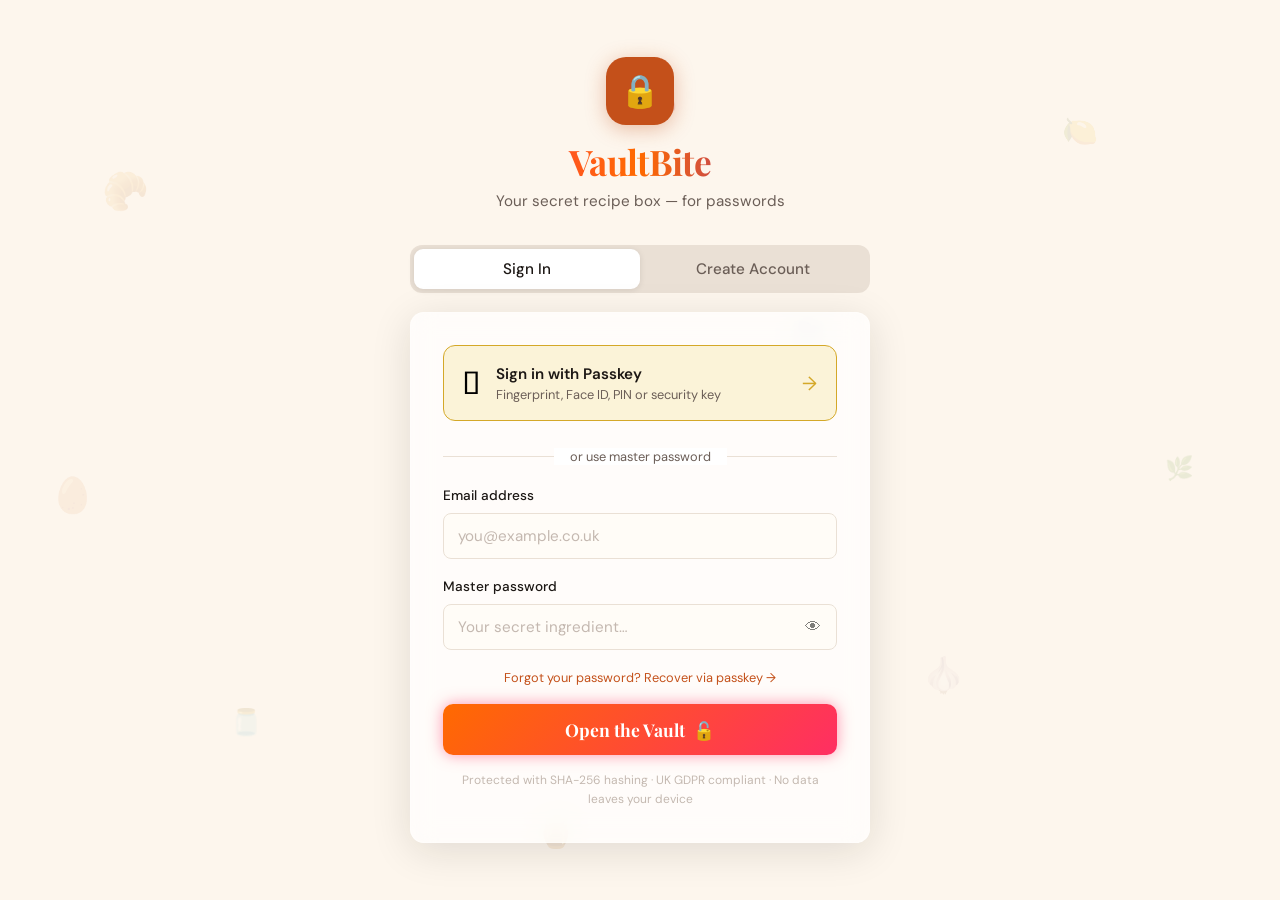
<file: index.html>
<!DOCTYPE html>
<html lang="en-GB">
<head>
  <meta charset="UTF-8">
  <meta name="viewport" content="width=device-width, initial-scale=1.0">
  <meta name="description" content="VaultBite is a local-first, highly secure client-side password manager and credential recipe box. Protect your accounts with master passwords and biometrics.">
  <title>VaultBite — Sign In</title>
  <link rel="preconnect" href="https://fonts.googleapis.com">
  <link href="https://fonts.googleapis.com/css2?family=Playfair+Display:wght@500;700&family=DM+Sans:wght@300;400;500;600&display=swap" rel="stylesheet">
  <link rel="stylesheet" href="main.css">
</head>
<body class="auth-page">

<div class="food-bg" aria-hidden="true">
  <span class="particle" style="--x:8%;--y:18%;--s:1.3;--d:7s">🥐</span>
  <span class="particle" style="--x:83%;--y:12%;--s:1;--d:9s">🍋</span>
  <span class="particle" style="--x:72%;--y:72%;--s:1.2;--d:6s">🧄</span>
  <span class="particle" style="--x:18%;--y:78%;--s:0.9;--d:11s">🫙</span>
  <span class="particle" style="--x:50%;--y:8%;--s:1.1;--d:8s">🍓</span>
  <span class="particle" style="--x:91%;--y:50%;--s:0.8;--d:10s">🌿</span>
  <span class="particle" style="--x:4%;--y:52%;--s:1.2;--d:7s">🥚</span>
  <span class="particle" style="--x:42%;--y:90%;--s:1;--d:9s">🍯</span>
  <span class="particle" style="--x:62%;--y:35%;--s:0.85;--d:12s">🫐</span>
</div>

<div class="auth-container">
  <div class="brand">
    <div class="brand-logo">🔒</div>
    <h1 class="brand-name">VaultBite</h1>
    <p class="brand-tagline">Your secret recipe box — for passwords</p>
  </div>

  <div class="tab-bar">
    <button class="tab active" onclick="switchTab('login')">Sign In</button>
    <button class="tab"        onclick="switchTab('register')">Create Account</button>
  </div>

  <!-- ── LOGIN ── -->
  <div class="auth-card" id="tab-login">
    <div class="passkey-section">
      <button class="passkey-btn" onclick="showPasskeyOptions()">
        <span class="passkey-icon">🫆</span>
        <div>
          <div class="passkey-title">Sign in with Passkey</div>
          <div class="passkey-sub">Fingerprint, Face ID, PIN or security key</div>
        </div>
        <span class="passkey-arrow">→</span>
      </button>
      <div class="or-divider"><span>or use master password</span></div>
    </div>

    <div class="form-group">
      <label class="field-label" for="login-email">Email address</label>
      <input type="email" id="login-email" class="field-input" placeholder="you@example.co.uk" autocomplete="email" />
    </div>
    <div class="form-group">
      <label class="field-label" for="login-pwd">Master password</label>
      <div class="pwd-wrap">
        <input type="password" id="login-pwd" class="field-input" placeholder="Your secret ingredient…" autocomplete="current-password" />
        <button class="eye-btn" onclick="togglePwd('login-pwd',this)" type="button" aria-label="Toggle visibility">👁</button>
      </div>
    </div>

    <a href="#" class="forgot-link" onclick="showPasskeyOptions(); return false;">
      Forgot your password? Recover via passkey →
    </a>

    <button class="submit-btn" onclick="handleLogin()">
      Open the Vault <span>🔓</span>
    </button>
    <p class="form-note">Protected with SHA-256 hashing · UK GDPR compliant · No data leaves your device</p>
  </div>

  <!-- ── REGISTER ── -->
  <div class="auth-card hidden" id="tab-register">
    <div class="form-group">
      <label class="field-label" for="reg-name">Full name</label>
      <input type="text" id="reg-name" class="field-input" placeholder="Your name" autocomplete="name" />
    </div>
    <div class="form-group">
      <label class="field-label" for="reg-email">Email address</label>
      <input type="email" id="reg-email" class="field-input" placeholder="you@example.co.uk" autocomplete="email" />
    </div>
    <div class="form-group">
      <label class="field-label" for="reg-pwd">Master password</label>
      <div class="pwd-wrap">
        <input type="password" id="reg-pwd" class="field-input" placeholder="Make it unguessable…"
               oninput="liveRegStrength(this.value)" autocomplete="new-password" />
        <button class="eye-btn" onclick="togglePwd('reg-pwd',this)" type="button" aria-label="Toggle visibility">👁</button>
      </div>
      <div class="strength-meter">
        <div class="strength-track"><div class="strength-bar" id="reg-bar"></div></div>
        <span class="strength-label" id="reg-label">Enter a password above</span>
      </div>
    </div>
    <div class="form-group">
      <label class="field-label" for="reg-confirm">Confirm master password</label>
      <input type="password" id="reg-confirm" class="field-input" placeholder="Repeat the secret…" autocomplete="new-password" />
    </div>

    <div class="rules-box">
      <div class="rules-title">🍳 Recipe for a strong master password</div>
      <div id="reg-rules">
        <!-- injected by JS -->
      </div>
    </div>

    <button class="submit-btn" onclick="handleRegister()">
      Create My Vault <span>🔐</span>
    </button>
    <p class="form-note">You can set up a passkey after registration for quick access</p>
  </div>
</div>

<!-- ── PASSKEY RECOVERY MODAL ── -->
<div class="modal-overlay hidden" id="passkey-modal">
  <div class="modal" style="max-width:400px">
    <div class="modal-header">
      <h3 class="modal-title">🫆 Recover with Passkey</h3>
      <button class="modal-close" onclick="closePasskeyModal()">✕</button>
    </div>
    <div class="modal-body">
      <p style="font-size:0.9rem;color:var(--ink-60);margin-bottom:1.2rem;line-height:1.7">
        Use a biometric or device passkey you registered to access your vault without your master password.
      </p>
      <div class="passkey-options">
        <div class="passkey-option" onclick="startFingerprintAuth()">
          <span class="passkey-opt-icon">🫆</span>
          <div>
            <div class="passkey-opt-title">Fingerprint / Face ID</div>
            <div class="passkey-opt-sub">Use your device biometrics</div>
          </div>
        </div>
        <div class="passkey-option" onclick="handlePinLogin()">
          <span class="passkey-opt-icon">🔑</span>
          <div>
            <div class="passkey-opt-title">Device PIN</div>
            <div class="passkey-opt-sub">Use your Windows Hello or device PIN</div>
          </div>
        </div>
        <div class="passkey-option" onclick="handleSecurityKeyLogin()">
          <span class="passkey-opt-icon">🔒</span>
          <div>
            <div class="passkey-opt-title">Security Key</div>
            <div class="passkey-opt-sub">USB or NFC hardware key</div>
          </div>
        </div>
      </div>
      <p style="font-size:0.75rem;color:var(--ink-30);margin-top:1rem;text-align:center">
        Passkeys must be set up during registration. Contact support if locked out.
      </p>
    </div>
  </div>
</div>

<div class="toast" id="vb-toast"></div>

<script src="./core.js"></script>
<script>
  const tabs = document.querySelectorAll('.tab');

  function switchTab(name) {
    tabs.forEach((t,i) => t.classList.toggle('active', (i===0 && name==='login') || (i===1 && name==='register')));
    document.getElementById('tab-login').classList.toggle('hidden', name !== 'login');
    document.getElementById('tab-register').classList.toggle('hidden', name !== 'register');
  }

  function togglePwd(id, btn) {
    const inp = document.getElementById(id);
    inp.type  = inp.type === 'password' ? 'text' : 'password';
    btn.style.opacity = inp.type === 'text' ? '1' : '0.5';
  }

  function renderRegRules(pwd) {
    const { rules } = scorePassword(pwd || '');
    document.getElementById('reg-rules').innerHTML = rules.map(r => `
      <div class="rule-item ${r.passed ? 'pass' : 'fail'}">
        <span class="rule-dot">${r.passed ? '✓' : '·'}</span>
        ${r.label}
      </div>`).join('');
  }

  function liveRegStrength(pwd) {
    const { score, label, color } = scorePassword(pwd);
    const bar = document.getElementById('reg-bar');
    const lbl = document.getElementById('reg-label');
    bar.style.width = score + '%';
    bar.style.background = color || '#ccc';
    lbl.textContent = pwd ? `${label} — ${score}/100` : 'Enter a password above';
    lbl.style.color = color || '';
    renderRegRules(pwd);
  }

  // Init rules on load
  window.vbInit = () => { renderRegRules(''); };

  async function handleLogin() {
    const email = document.getElementById('login-email').value.trim();
    const pwd   = document.getElementById('login-pwd').value;
    if (!email || !pwd) { showToast('Please fill in your email and password.'); return; }
    showToast('Checking credentials…');
    const result = await loginUser(email, pwd);
    if (result.ok) {
      showToast('Welcome back! Opening your vault… 🔓');
      setTimeout(() => location.href = 'vault.html', 900);
    } else { showToast('⚠ ' + result.msg); }
  }

 async function handleRegister() {
  const name  = document.getElementById('reg-name').value.trim();
  const email = document.getElementById('reg-email').value.trim();
  const pwd   = document.getElementById('reg-pwd').value;

  // ❌ FIXED: renamed from "confirm"
  const confirmPwd = document.getElementById('reg-confirm').value;

  if (!name || !email || !pwd) {
    showToast('Please fill in all fields.');
    return;
  }

  if (pwd !== confirmPwd) {
    showToast('Passwords do not match.');
    return;
  }

  const { score } = scorePassword(pwd);

  if (score < 35) {
    showToast('⚠ Weak password.');
    return;
  }

  if (pwd.length < 12) {
    showToast('⚠ Minimum 12 characters required.');
    return;
  }

  const result = await registerUser(name, email, pwd);

  console.log("RESULT:", result);

  if (result.ok) {
    showToast('Account created! Setting up your vault… 🎉');

    // 🔒 SECURITY KEY
    const wantKey = window.confirm("🔒 Set up security key?");
    if (wantKey) {
      const key = window.prompt("Create your security key:");

      if (key && key.trim() !== "") {
        localStorage.setItem("vb_security_key_" + email, key);
        showToast("Security key saved 🔐");
      } else {
        showToast("⚠ Security key not set");
      }
    }

    // 🔢 PIN
    const wantPin = window.confirm("🔢 Set a 4-digit PIN?");
    if (wantPin) {
      const pin = window.prompt("Enter a 4-digit PIN:");

      if (pin && /^\d{4}$/.test(pin)) {
        localStorage.setItem("vb_pin_" + email, pin);
        showToast("PIN saved 🔐");
      } else {
        showToast("⚠ Invalid PIN");
      }
    }

    // 🔑 PASSKEY
    const wantPasskey = window.confirm("🫆 Set up passkey?");
    if (wantPasskey) {
      await registerPasskey(email);
    }

    // 🚀 REDIRECT
    window.location.href = 'vault.html';

  } else {
    showToast('⚠ ' + result.msg);
  }
}
  async function handlePasskeyLogin() {
  showToast('Requesting passkey authentication…');

  const result = await authenticatePasskey();

  if (result.ok) {
    closePasskeyModal();

    // ✅ IMPORTANT: set fake session (very important)
    sessionStorage.setItem("vb_user", JSON.stringify({
      email: "demo@vault.com",
      name: "Demo User"
    }));

    showToast('Passkey verified! Opening your vault… 🔓');

    setTimeout(() => {
      window.location.href = "vault.html";
    }, 800);

  } else {
    showToast('⚠ Passkey authentication failed.');
  }
}
  function showPasskeyOptions() { document.getElementById('passkey-modal').classList.remove('hidden'); }
  function closePasskeyModal()  { document.getElementById('passkey-modal').classList.add('hidden'); }
</script>
</body>
</html>
</file>
<file: main.css>
@import url('https://fonts.googleapis.com/css2?family=Playfair+Display:wght@500;700&family=DM+Sans:wght@300;400;500;600&display=swap');

:root {
  --cream: #FDF6ED;
  --warm-white: #FFFCF7;
  --ink: #1C1714;
  --ink-60: #6B5E57;
  --ink-30: #C4B8B0;
  --rust: #C4501A;
  --rust-dark: #9B3D12;
  --rust-light: #F2E4DC;
  --gold: #D4A828;
  --gold-light: #FBF3D8;
  --green: #3A6B4A;
  --green-light: #E3EDE6;
  --amber: #E8860C;
  --card-bg: #FFFFFF;
  --border: #EAE0D5;
  --shadow: 0 2px 16px rgba(28,23,20,0.08);
  --shadow-lg: 0 8px 40px rgba(28,23,20,0.12);
  --radius: 14px;
  --radius-sm: 8px;
}

*, *::before, *::after { box-sizing: border-box; margin: 0; padding: 0; }

html { font-size: 16px; scroll-behavior: smooth; }

body {
  font-family: 'DM Sans', sans-serif;
  background: var(--cream);
  color: var(--ink);
  min-height: 100vh;
  line-height: 1.6;
}

/* ── TYPOGRAPHY ── */
h1, h2, h3 { font-family: 'Playfair Display', serif; line-height: 1.2; }
h1 { font-size: clamp(2rem, 5vw, 3.2rem); font-weight: 700; }
h2 { font-size: clamp(1.4rem, 3vw, 2rem); font-weight: 700; }
h3 { font-size: 1.2rem; font-weight: 500; }

/* ── AUTH PAGE ── */
.auth-page {
  background: var(--cream);
  display: flex;
  align-items: center;
  justify-content: center;
  min-height: 100vh;
  padding: 2rem 1rem;
  position: relative;
  overflow: hidden;
}

.food-bg {
  position: fixed; inset: 0; pointer-events: none; z-index: 0;
}
.particle {
  position: absolute;
  left: var(--x); top: var(--y);
  font-size: calc(1.8rem * var(--s));
  opacity: 0.12;
  animation: float var(--d) ease-in-out infinite alternate;
  filter: grayscale(20%);
}
@keyframes float {
  from { transform: translateY(0) rotate(-8deg); }
  to   { transform: translateY(-22px) rotate(8deg); }
}

.auth-container {
  position: relative; z-index: 1;
  width: 100%; max-width: 460px;
}

.brand { text-align: center; margin-bottom: 2rem; }
.brand-logo {
  width: 68px; height: 68px;
  background: var(--rust);
  border-radius: 20px;
  display: inline-flex; align-items: center; justify-content: center;
  font-size: 2rem;
  margin-bottom: 1rem;
  box-shadow: 0 4px 20px rgba(196,80,26,0.35);
}
.brand-name { font-size: 2.2rem; color: var(--ink); letter-spacing: -0.02em; }
.brand-tagline { color: var(--ink-60); font-size: 0.95rem; margin-top: 0.3rem; }

/* ── TABS ── */
.tab-bar {
  display: flex;
  background: var(--border);
  border-radius: 12px;
  padding: 4px;
  margin-bottom: 1.2rem;
}
.tab {
  flex: 1; padding: 10px;
  border: none; background: transparent; cursor: pointer;
  font-family: 'DM Sans', sans-serif; font-size: 0.95rem; font-weight: 500;
  color: var(--ink-60); border-radius: 9px;
  transition: all 0.2s;
}
.tab.active {
  background: var(--card-bg); color: var(--ink);
  box-shadow: 0 1px 6px rgba(28,23,20,0.1);
}

/* ── CARD ── */
.auth-card {
  background: var(--card-bg);
  border-radius: var(--radius);
  border: 1px solid var(--border);
  padding: 2rem;
  box-shadow: var(--shadow-lg);
}
.auth-card.hidden { display: none; }

/* ── PASSKEY ── */
.passkey-btn {
  width: 100%; display: flex; align-items: center; gap: 1rem;
  background: var(--gold-light); border: 1.5px solid var(--gold);
  border-radius: 12px; padding: 1rem 1.2rem; cursor: pointer;
  transition: all 0.2s; text-align: left; font-family: 'DM Sans', sans-serif;
}
.passkey-btn:hover { background: #F5E9B8; transform: translateY(-1px); box-shadow: 0 4px 16px rgba(212,168,40,0.2); }
.passkey-icon { font-size: 2rem; flex-shrink: 0; }
.passkey-title { font-size: 0.95rem; font-weight: 600; color: var(--ink); }
.passkey-sub { font-size: 0.8rem; color: var(--ink-60); margin-top: 2px; }
.passkey-arrow { margin-left: auto; font-size: 1.2rem; color: var(--gold); }

.or-divider {
  text-align: center; position: relative; margin: 1.4rem 0 1rem;
}
.or-divider::before {
  content: ''; position: absolute; top: 50%; left: 0; right: 0;
  height: 1px; background: var(--border);
}
.or-divider span {
  position: relative; background: var(--card-bg);
  padding: 0 1rem; font-size: 0.8rem; color: var(--ink-60);
}

/* ── FORM FIELDS ── */
.form-group { margin-bottom: 1.1rem; }
.field-label {
  display: block; font-size: 0.85rem; font-weight: 500;
  color: var(--ink); margin-bottom: 6px;
}
.field-input {
  width: 100%; padding: 12px 14px;
  border: 1.5px solid var(--border); border-radius: var(--radius-sm);
  font-family: 'DM Sans', sans-serif; font-size: 0.95rem;
  background: var(--warm-white); color: var(--ink);
  transition: border-color 0.2s, box-shadow 0.2s; outline: none;
}
.field-input:focus {
  border-color: var(--rust); box-shadow: 0 0 0 3px rgba(196,80,26,0.1);
}
.field-input::placeholder { color: var(--ink-30); }

.pwd-wrap { position: relative; }
.pwd-wrap .field-input { padding-right: 44px; }
.eye-btn {
  position: absolute; right: 12px; top: 50%; transform: translateY(-50%);
  background: none; border: none; cursor: pointer; font-size: 1rem; opacity: 0.5;
  transition: opacity 0.2s; padding: 4px;
}
.eye-btn:hover { opacity: 1; }

/* ── STRENGTH METER ── */
.strength-meter { margin-top: 8px; }
.strength-track {
  height: 5px; background: var(--border); border-radius: 10px; overflow: hidden;
}
.strength-bar {
  height: 100%; width: 0%; border-radius: 10px;
  transition: width 0.4s ease, background-color 0.4s ease;
}
.strength-label {
  display: block; font-size: 0.78rem; margin-top: 5px; color: var(--ink-60);
  font-weight: 500;
}

/* ── RULES BOX ── */
.rules-box {
  background: var(--green-light); border: 1px solid #C2D9C9;
  border-radius: var(--radius-sm); padding: 1rem 1.2rem; margin-bottom: 1.2rem;
}
.rules-title { font-weight: 600; font-size: 0.88rem; color: var(--green); margin-bottom: 0.6rem; }
.rule-item {
  display: flex; align-items: center; gap: 8px;
  font-size: 0.82rem; color: var(--ink-60); padding: 3px 0;
  transition: color 0.2s;
}
.rule-item.pass { color: var(--green); }
.rule-item.fail { color: var(--ink-30); }
.rule-dot {
  width: 16px; height: 16px; border-radius: 50%;
  display: inline-flex; align-items: center; justify-content: center;
  font-size: 0.65rem; flex-shrink: 0;
  background: var(--border); color: var(--ink-60);
  transition: all 0.2s;
}
.rule-item.pass .rule-dot { background: var(--green); color: white; }

/* ── BUTTONS ── */
.submit-btn {
  width: 100%; padding: 14px;
  background: var(--rust); color: white;
  border: none; border-radius: 10px; cursor: pointer;
  font-family: 'Playfair Display', serif; font-size: 1.1rem; font-weight: 700;
  display: flex; align-items: center; justify-content: center; gap: 8px;
  transition: all 0.2s; margin-top: 0.5rem;
}
.submit-btn:hover { background: var(--rust-dark); transform: translateY(-1px); box-shadow: 0 6px 20px rgba(196,80,26,0.3); }
.submit-btn:active { transform: translateY(0); }

.forgot-link {
  display: block; text-align: center; font-size: 0.8rem;
  color: var(--rust); text-decoration: none; margin-bottom: 1rem;
  transition: opacity 0.2s;
}
.forgot-link:hover { opacity: 0.7; }

.form-note { text-align: center; font-size: 0.75rem; color: var(--ink-30); margin-top: 1rem; }

/* ── TOAST ── */
.toast {
  position: fixed; bottom: 2rem; left: 50%; transform: translateX(-50%) translateY(80px);
  background: var(--ink); color: white; padding: 12px 24px;
  border-radius: 40px; font-size: 0.9rem; z-index: 999;
  transition: transform 0.3s ease; pointer-events: none;
}
.toast.show { transform: translateX(-50%) translateY(0); }

/* ── APP LAYOUT ── */
.app-page { display: flex; min-height: 100vh; background: var(--cream); }

.sidebar {
  width: 260px; flex-shrink: 0;
  background: var(--ink);
  display: flex; flex-direction: column;
  padding: 1.5rem 1rem;
  position: sticky; top: 0; height: 100vh;
  overflow-y: auto;
}
.sidebar-brand {
  display: flex; align-items: center; gap: 10px;
  padding: 0.5rem 0.8rem 1.5rem;
  border-bottom: 1px solid rgba(255,255,255,0.1);
  margin-bottom: 1.5rem;
}
.sidebar-logo { font-size: 1.4rem; }
.sidebar-brand-name {
  font-family: 'Playfair Display', serif;
  font-size: 1.3rem; color: white; font-weight: 700;
}
.sidebar-brand-sub { font-size: 0.7rem; color: rgba(255,255,255,0.4); margin-top: 1px; }

.sidebar-section-label {
  font-size: 0.68rem; text-transform: uppercase; letter-spacing: 0.1em;
  color: rgba(255,255,255,0.35); padding: 0 0.8rem; margin-bottom: 0.5rem;
}
.nav-item {
  display: flex; align-items: center; gap: 10px;
  padding: 10px 12px; border-radius: 9px;
  color: rgba(255,255,255,0.6); font-size: 0.9rem;
  cursor: pointer; transition: all 0.15s; margin-bottom: 2px;
  border: none; background: none; width: 100%; text-align: left;
  font-family: 'DM Sans', sans-serif;
}
.nav-item:hover { background: rgba(255,255,255,0.07); color: white; }
.nav-item.active { background: var(--rust); color: white; font-weight: 500; }
.nav-item .nav-icon { font-size: 1rem; width: 20px; text-align: center; }
.nav-badge {
  margin-left: auto; background: rgba(255,255,255,0.15);
  font-size: 0.7rem; padding: 2px 7px; border-radius: 20px; color: rgba(255,255,255,0.7);
}
.nav-badge.warn { background: #C4501A; color: white; }

.sidebar-footer {
  margin-top: auto; padding-top: 1rem;
  border-top: 1px solid rgba(255,255,255,0.1);
}
.user-pill {
  display: flex; align-items: center; gap: 10px;
  padding: 10px 12px; border-radius: 9px;
  color: rgba(255,255,255,0.7);
}
.user-avatar {
  width: 34px; height: 34px; border-radius: 50%;
  background: var(--rust); display: flex; align-items: center;
  justify-content: center; font-size: 0.85rem; font-weight: 600; color: white; flex-shrink: 0;
}
.user-name { font-size: 0.88rem; color: white; font-weight: 500; }
.user-email { font-size: 0.72rem; color: rgba(255,255,255,0.4); }

/* ── MAIN CONTENT ── */
.main-content { flex: 1; display: flex; flex-direction: column; overflow: hidden; }

.top-bar {
  background: var(--card-bg); border-bottom: 1px solid var(--border);
  padding: 1rem 2rem; display: flex; align-items: center; gap: 1rem;
  position: sticky; top: 0; z-index: 10;
}
.search-wrap { flex: 1; position: relative; max-width: 400px; }
.search-input {
  width: 100%; padding: 10px 14px 10px 40px;
  border: 1.5px solid var(--border); border-radius: 40px;
  font-family: 'DM Sans', sans-serif; font-size: 0.9rem;
  background: var(--cream); color: var(--ink); outline: none; transition: all 0.2s;
}
.search-input:focus { border-color: var(--rust); background: white; }
.search-icon { position: absolute; left: 14px; top: 50%; transform: translateY(-50%); font-size: 0.9rem; }

.add-btn {
  padding: 10px 20px; background: var(--rust); color: white;
  border: none; border-radius: 40px; cursor: pointer;
  font-family: 'DM Sans', sans-serif; font-size: 0.9rem; font-weight: 600;
  display: flex; align-items: center; gap: 6px;
  transition: all 0.2s; white-space: nowrap;
}
.add-btn:hover { background: var(--rust-dark); }

.page-inner { flex: 1; overflow-y: auto; padding: 2rem; }

/* ── STAT CARDS ── */
.stats-row { display: grid; grid-template-columns: repeat(auto-fit, minmax(160px,1fr)); gap: 1rem; margin-bottom: 2rem; }
.stat-card {
  background: var(--card-bg); border-radius: var(--radius); padding: 1.2rem 1.4rem;
  border: 1px solid var(--border); box-shadow: var(--shadow);
}
.stat-icon { font-size: 1.4rem; margin-bottom: 0.5rem; }
.stat-num { font-family: 'Playfair Display', serif; font-size: 2rem; font-weight: 700; color: var(--ink); line-height: 1; }
.stat-lbl { font-size: 0.78rem; color: var(--ink-60); margin-top: 4px; }

/* ── VAULT TABLE ── */
.section-header {
  display: flex; align-items: center; justify-content: space-between;
  margin-bottom: 1rem;
}
.section-title { font-size: 1.1rem; font-weight: 600; color: var(--ink); }

.vault-list { display: flex; flex-direction: column; gap: 8px; }
.vault-row {
  background: var(--card-bg); border-radius: 12px;
  border: 1px solid var(--border); padding: 1rem 1.2rem;
  display: flex; align-items: center; gap: 1rem;
  cursor: pointer; transition: all 0.2s;
}
.vault-row:hover { border-color: var(--rust); box-shadow: 0 2px 12px rgba(196,80,26,0.08); transform: translateX(2px); }
.vault-favicon {
  width: 42px; height: 42px; border-radius: 10px;
  background: var(--cream); display: flex; align-items: center;
  justify-content: center; font-size: 1.4rem; flex-shrink: 0; border: 1px solid var(--border);
}
.vault-info { flex: 1; min-width: 0; }
.vault-site { font-weight: 600; font-size: 0.95rem; color: var(--ink); }
.vault-user { font-size: 0.8rem; color: var(--ink-60); margin-top: 2px; overflow: hidden; text-overflow: ellipsis; white-space: nowrap; }
.vault-actions { display: flex; align-items: center; gap: 8px; }

.str-chip {
  padding: 3px 10px; border-radius: 20px; font-size: 0.72rem; font-weight: 600;
}
.str-chip.strong  { background: var(--green-light); color: var(--green); }
.str-chip.moderate{ background: var(--gold-light); color: #8B6200; }
.str-chip.weak    { background: var(--rust-light); color: var(--rust-dark); }

.icon-btn {
  width: 34px; height: 34px; border-radius: 8px;
  border: 1px solid var(--border); background: var(--cream);
  cursor: pointer; display: flex; align-items: center; justify-content: center;
  font-size: 0.85rem; transition: all 0.15s;
}
.icon-btn:hover { background: var(--rust-light); border-color: var(--rust); }

/* ── MODAL ── */
.modal-overlay {
  position: fixed; inset: 0; background: rgba(28,23,20,0.55);
  backdrop-filter: blur(4px); z-index: 100;
  display: flex; align-items: center; justify-content: center; padding: 1rem;
}
.modal-overlay.hidden { display: none; }
.modal {
  background: var(--card-bg); border-radius: var(--radius);
  width: 100%; max-width: 520px; max-height: 90vh; overflow-y: auto;
  box-shadow: var(--shadow-lg); animation: slideUp 0.25s ease;
}
@keyframes slideUp { from { transform: translateY(20px); opacity: 0; } to { transform: translateY(0); opacity: 1; } }
.modal-header {
  padding: 1.5rem 1.8rem 1rem;
  border-bottom: 1px solid var(--border);
  display: flex; align-items: center; justify-content: space-between;
}
.modal-title { font-size: 1.3rem; font-weight: 700; }
.modal-close {
  width: 32px; height: 32px; border-radius: 8px; border: 1px solid var(--border);
  background: none; cursor: pointer; font-size: 1.1rem; display: flex;
  align-items: center; justify-content: center; transition: all 0.15s;
}
.modal-close:hover { background: var(--cream); }
.modal-body { padding: 1.5rem 1.8rem; }
.modal-footer {
  padding: 1rem 1.8rem 1.5rem;
  display: flex; justify-content: flex-end; gap: 10px;
}
.btn-secondary {
  padding: 10px 20px; border: 1.5px solid var(--border);
  border-radius: 8px; background: white; cursor: pointer;
  font-family: 'DM Sans', sans-serif; font-size: 0.9rem; transition: all 0.15s;
}
.btn-secondary:hover { background: var(--cream); }
.btn-primary {
  padding: 10px 24px; background: var(--rust); color: white;
  border: none; border-radius: 8px; cursor: pointer;
  font-family: 'DM Sans', sans-serif; font-size: 0.9rem; font-weight: 600;
  transition: all 0.15s;
}
.btn-primary:hover { background: var(--rust-dark); }

/* ── GENERATOR PAGE ── */
.generator-card {
  background: var(--card-bg); border-radius: var(--radius);
  border: 1px solid var(--border); padding: 2rem; margin-bottom: 1.5rem;
  box-shadow: var(--shadow);
}
.gen-output {
  background: var(--ink); color: #F5E6C8;
  font-family: 'DM Mono', 'Courier New', monospace;
  font-size: 1.3rem; padding: 1.2rem 1.4rem; border-radius: 10px;
  letter-spacing: 0.04em; word-break: break-all; margin-bottom: 1rem;
  min-height: 60px; display: flex; align-items: center;
}
.gen-controls { display: grid; gap: 1rem; }
.gen-row { display: flex; align-items: center; gap: 1rem; }
.gen-label { font-size: 0.88rem; font-weight: 500; min-width: 140px; }
.gen-slider {
  flex: 1; -webkit-appearance: none; height: 5px;
  background: var(--border); border-radius: 10px; outline: none;
}
.gen-slider::-webkit-slider-thumb {
  -webkit-appearance: none; width: 18px; height: 18px;
  border-radius: 50%; background: var(--rust); cursor: pointer;
  box-shadow: 0 0 0 3px rgba(196,80,26,0.2);
}
.gen-val { font-weight: 600; min-width: 28px; text-align: center; }
.toggle-row { display: flex; flex-wrap: wrap; gap: 10px; }
.toggle-chip {
  display: flex; align-items: center; gap: 6px;
  padding: 7px 14px; border-radius: 40px;
  border: 1.5px solid var(--border); cursor: pointer;
  font-size: 0.85rem; font-weight: 500;
  transition: all 0.15s; background: white;
  user-select: none;
}
.toggle-chip.on { background: var(--rust-light); border-color: var(--rust); color: var(--rust-dark); }
.toggle-chip input { display: none; }

/* ── PASSWORD CHECK PAGE ── */
.check-card {
  background: var(--card-bg); border-radius: var(--radius);
  border: 1px solid var(--border); padding: 2rem; box-shadow: var(--shadow);
}
.big-strength-display {
  text-align: center; padding: 2rem 1rem;
  border-radius: var(--radius); margin: 1.5rem 0;
  background: var(--cream); border: 1px solid var(--border);
  transition: all 0.3s;
}
.big-strength-icon { font-size: 3rem; margin-bottom: 0.5rem; }
.big-strength-word { font-family: 'Playfair Display', serif; font-size: 2rem; font-weight: 700; }
.big-strength-score { font-size: 0.9rem; color: var(--ink-60); margin-top: 4px; }

.check-rules-grid {
  display: grid; grid-template-columns: repeat(auto-fit, minmax(200px,1fr));
  gap: 8px; margin-top: 1.5rem;
}
.check-rule {
  display: flex; align-items: center; gap: 8px;
  padding: 10px 12px; border-radius: 9px;
  background: var(--cream); border: 1px solid var(--border);
  font-size: 0.85rem; transition: all 0.2s;
}
.check-rule.pass { background: var(--green-light); border-color: #C2D9C9; color: var(--green); }
.check-rule.fail { background: var(--cream); color: var(--ink-60); }
.check-rule-icon { font-size: 0.9rem; width: 20px; text-align: center; }

/* ── SECURITY PAGE ── */
.security-tip-grid { display: grid; grid-template-columns: repeat(auto-fit,minmax(260px,1fr)); gap: 1rem; }
.tip-card {
  background: var(--card-bg); border-radius: var(--radius);
  border: 1px solid var(--border); padding: 1.4rem; box-shadow: var(--shadow);
}
.tip-icon { font-size: 2rem; margin-bottom: 0.8rem; }
.tip-title { font-weight: 600; margin-bottom: 0.4rem; font-size: 0.95rem; }
.tip-text { font-size: 0.83rem; color: var(--ink-60); line-height: 1.6; }

/* ── PASSKEY MODAL ── */
.passkey-options { display: flex; flex-direction: column; gap: 10px; }
.passkey-option {
  display: flex; align-items: center; gap: 1rem;
  padding: 1rem 1.2rem; border-radius: 10px;
  border: 1.5px solid var(--border); cursor: pointer;
  transition: all 0.2s; background: white;
}
.passkey-option:hover { border-color: var(--rust); background: var(--rust-light); }
.passkey-opt-icon { font-size: 1.8rem; width: 36px; text-align: center; }
.passkey-opt-title { font-weight: 600; font-size: 0.9rem; }
.passkey-opt-sub { font-size: 0.78rem; color: var(--ink-60); margin-top: 2px; }

/* ── DETAIL SIDE PANEL ── */
.detail-panel {
  position: fixed; right: 0; top: 0; bottom: 0; width: 340px;
  background: var(--card-bg); border-left: 1px solid var(--border);
  z-index: 50; transform: translateX(100%); transition: transform 0.3s ease;
  display: flex; flex-direction: column; overflow-y: auto;
  box-shadow: -8px 0 40px rgba(28,23,20,0.1);
}
.detail-panel.open { transform: translateX(0); }
.detail-panel-head {
  padding: 1.5rem; border-bottom: 1px solid var(--border);
  display: flex; align-items: flex-start; justify-content: space-between;
}
.detail-avatar {
  width: 52px; height: 52px; border-radius: 12px;
  background: var(--cream); display: flex; align-items: center;
  justify-content: center; font-size: 1.6rem; border: 1px solid var(--border);
  margin-bottom: 0.8rem;
}
.detail-site { font-weight: 700; font-size: 1.1rem; }
.detail-url { font-size: 0.78rem; color: var(--rust); margin-top: 2px; }
.detail-body { padding: 1.2rem 1.5rem; flex: 1; }
.detail-field { margin-bottom: 1.2rem; }
.detail-field-label { font-size: 0.72rem; text-transform: uppercase; letter-spacing: 0.08em; color: var(--ink-60); margin-bottom: 5px; }
.detail-field-val {
  display: flex; align-items: center; gap: 8px;
  background: var(--cream); padding: 10px 12px; border-radius: 8px;
  border: 1px solid var(--border); font-size: 0.9rem; font-family: 'DM Mono','Courier New',monospace;
}
.detail-field-val .val { flex: 1; overflow: hidden; text-overflow: ellipsis; white-space: nowrap; }
.copy-mini {
  font-size: 0.75rem; color: var(--rust); cursor: pointer; font-family: 'DM Sans',sans-serif;
  white-space: nowrap; transition: opacity 0.2s;
}
.copy-mini:hover { opacity: 0.6; }

/* ── EMPTY STATE ── */
.empty-state {
  text-align: center; padding: 4rem 2rem; color: var(--ink-60);
}
.empty-icon { font-size: 3rem; margin-bottom: 1rem; opacity: 0.4; }
.empty-text { font-size: 1rem; }
.empty-sub { font-size: 0.85rem; margin-top: 6px; }

/* ── RESPONSIVE ── */
@media (max-width: 768px) {
  .sidebar { width: 60px; padding: 1rem 0.5rem; }
  .sidebar-brand-name, .sidebar-brand-sub, .nav-item span:not(.nav-icon), .nav-badge,
  .sidebar-section-label, .user-name, .user-email { display: none; }
  .nav-item { justify-content: center; padding: 10px; }
  .nav-item .nav-icon { width: auto; }
  .user-pill { justify-content: center; }
  .page-inner { padding: 1rem; }
  .top-bar { padding: 0.8rem 1rem; }
  .detail-panel { width: 100%; }
}

/* ── UTILITIES ── */
.hidden { display: none !important; }
.text-rust { color: var(--rust); }
.text-green { color: var(--green); }
.text-gold { color: var(--gold); }
.divider { height: 1px; background: var(--border); margin: 1.5rem 0; }
.section-spacer { height: 1.5rem; }
/* 🌈 Aesthetic Gradient Background */
body {
  background: linear-gradient(135deg, #ff9a9e, #fad0c4, #fbc2eb, #a6c1ee);
  background-size: 400% 400%;
  animation: gradientBG 12s ease infinite;
}

@keyframes gradientBG {
  0% { background-position: 0% 50%; }
  50% { background-position: 100% 50%; }
  100% { background-position: 0% 50%; }
}

/* ✨ Glass Effect */
.auth-card, .stat-card, .vault-row, .modal {
  backdrop-filter: blur(12px);
  background: rgba(255,255,255,0.7);
  border: 1px solid rgba(255,255,255,0.3);
}

/* 🌟 Glow Buttons */
.submit-btn, .add-btn {
  background: linear-gradient(135deg, #ff6a00, #ff2e63);
  box-shadow: 0 0 15px rgba(255, 46, 99, 0.5);
}

.submit-btn:hover, .add-btn:hover {
  box-shadow: 0 0 25px rgba(255, 46, 99, 0.8);
  transform: scale(1.03);
}

/* 🪄 Hover magic */
.vault-row:hover {
  transform: scale(1.02) translateX(4px);
  background: linear-gradient(90deg, #fff, #ffe3ec);
}

/* 🎇 Animated text */
.brand-name {
  background: linear-gradient(90deg, #ff2e63, #ff6a00, #6a11cb);
  -webkit-background-clip: text;
  -webkit-text-fill-color: transparent;
}
/* Smooth fade-in */
.auth-card, .stat-card, .vault-row {
  animation: fadeIn 0.6s ease;
}

@keyframes fadeIn {
  from { opacity: 0; transform: translateY(10px); }
  to { opacity: 1; transform: translateY(0); }
}
</file>
